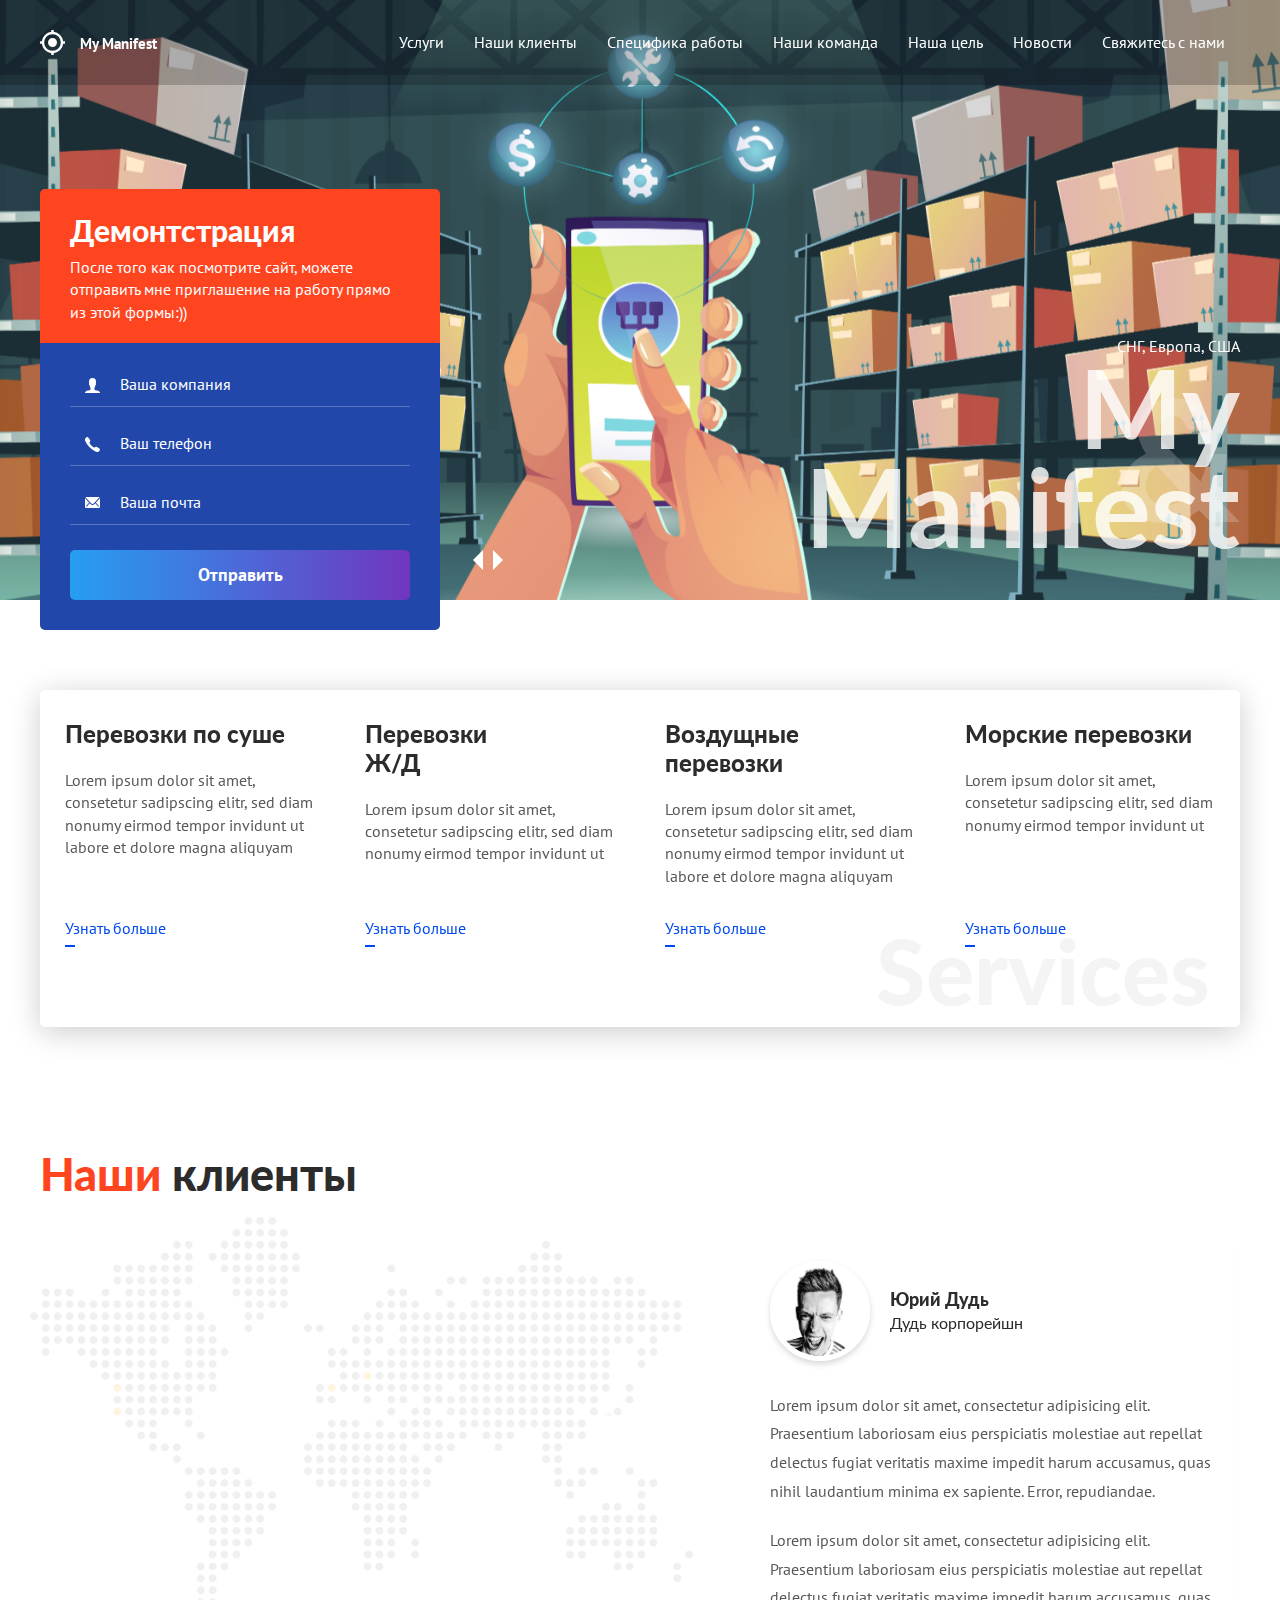
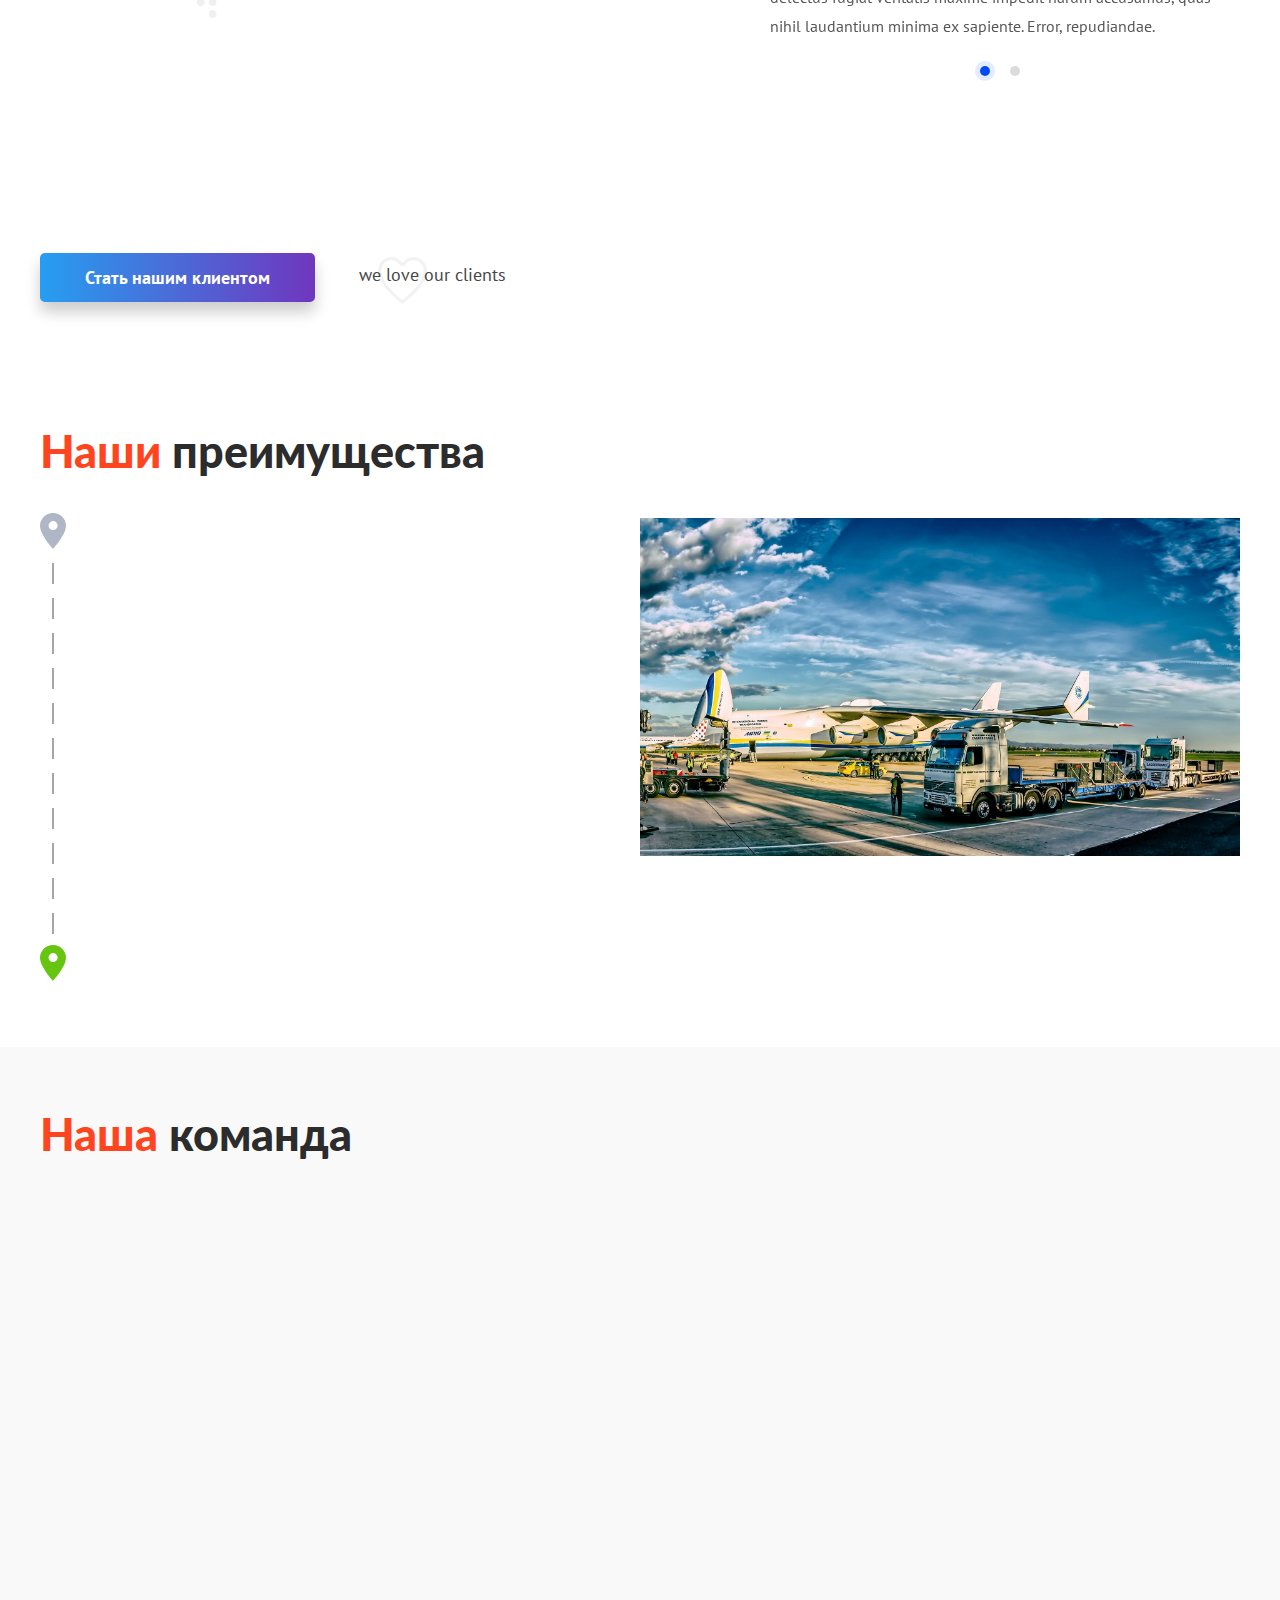
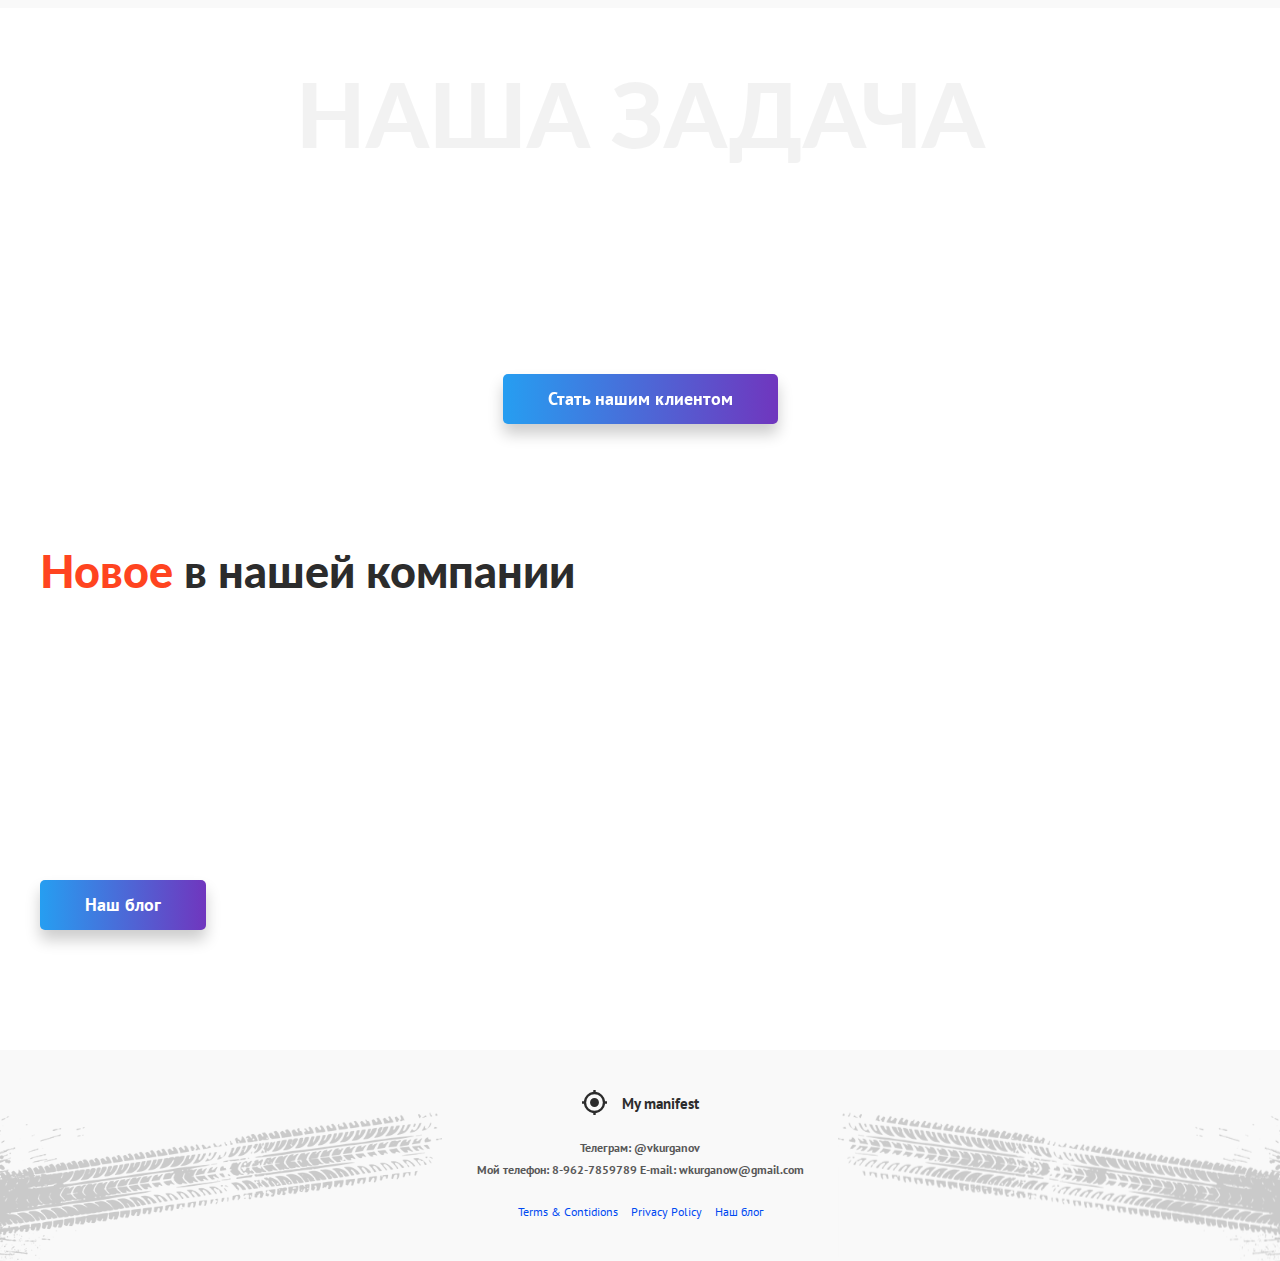
<file: index.html>
<!DOCTYPE html>
<html lang="en">
<head>
    <meta charset="UTF-8">
    <link href="https://fonts.googleapis.com/css?family=Lato:400,700,900|PT+Sans&display=swap&subset=cyrillic" rel="stylesheet">
    <link rel="stylesheet" href="assets/css/slick.css?v=1.0.2">
    <link rel="stylesheet" href="assets/css/aos.css?v=1.0.2">
    <link rel="stylesheet" href="assets/css/style.css?v=1.0.2">
    <meta name="viewport" content="width=device-width, initial-scale=1">

    <link rel="apple-touch-icon" sizes="180x180" href="assets/images/favicons/apple-touch-icon.png">
    <link rel="icon" type="image/png" sizes="32x32" href="assets/images/favicons/favicon-32x32.png">
    <link rel="icon" type="image/png" sizes="16x16" href="assets/images/favicons/favicon-16x16.png">
    <meta name="msapplication-TileColor" content="#004AF2">
    <meta name="theme-color" content="#004AF2">

    <title>My Manifest</title>
</head>
<body>

<div class="page">

    <!-- Header -->
    <header class="header" id="header">
        <div class="container">
            <div class="header__inner">
                <a class="header__logo" href="#" data-scroll="#intro">
                    <img src="assets/images/logo.svg?v=2" alt="CenterLogistic">
                    <span class="header__logo-text">My Manifest</span>
                </a>

                <nav class="nav" id="nav">
                    <a class="nav__link" href="#" data-scroll="#services">Услуги</a>
                    <a class="nav__link" href="#" data-scroll="#clients">Наши клиенты</a>
                    <a class="nav__link" href="#" data-scroll="#benefits">Специфика работы</a>
                    <a class="nav__link" href="#" data-scroll="#team">Наши команда</a>
                    <a class="nav__link" href="#" data-scroll="#mission">Наша цель</a>
                    <a class="nav__link" href="#" data-scroll="#news">Новости</a>
                    <a class="nav__link" href="#" data-modal="#becomeClientModal">Свяжитесь с нами</a>
                </nav>

                <button class="burger" type="button" id="navToggle">
                    <span class="burger__line">1</span>
                    <span class="burger__line">2</span>
                    <span class="burger__line">3</span>
                    <span class="burger__line">4</span>
                </button>
            </div>
        </div>
    </header>


    <!-- Intro -->
    <div class="intro" id="intro">

        <div class="intro__slider" id="introSlider">
            <div class="slider-item">
                <div class="intro__slider-item" style="background-image: url(assets/images/slider/slide-1.jpg)"></div>
            </div>
            <div class="slider-item">
                <img class="intro__slider-photo" src="assets/images/slider/slide-2.jpg" alt="">
            </div>
            <div class="slider-item">
                <div class="intro__slider-item" style="background-image: url(assets/images/slider/slide-3.jpg)"></div>
            </div>
            <div class="slider-item">
                <img class="intro__slider-photo" src="assets/images/slider/slide-4.jpg" alt="">
            </div>
        </div>

        <div class="container">
            <div class="intro__inner">

                <div class="request-form  request-form--intro" data-aos="fade-right">
                    <div class="request-form__header">
                        <h3 class="request-form__title">Демонтстрация</h3>
                        <div class="request-form__text">После того как посмотрите сайт, можете отправить мне приглашение на работу прямо из этой формы:))</div>
                    </div>

                    <div class="request-form__content">
                        <form class="form">

                            <!-- Hidden Required Fields -->
                        <input type="hidden" name="project_name" value="manifest">
                        <input type="hidden" name="admin_email" value="wkurganow@gmail.com">
                        <input type="hidden" name="form_subject" value="С главной страницы">
                        <!-- END Hidden Required Fields -->

                            <div class="form__group">
                                <input class="input  input--user" name="company" type="text" placeholder="Ваша компания">
                            </div>
                            <div class="form__group">
                                <input class="input  input--phone" name="tel" type="tel" placeholder="Ваш телефон">
                            </div>
                            <div class="form__group">
                                <input class="input  input--email" type="email" placeholder="Ваша почта">
                            </div>
                            <button class="btn  btn--block  btn--orange" type="submit">
                                <span>Отправить</span>
                            </button>
                        </form>
                    </div>
                </div><!-- /.request-form -->

                <div class="intro__text" data-aos="fade-left">
                    <div class="intro__countries">СНГ, Европа, США</div>
                    <h1 class="intro__title">
                        <span class="intro__title-amp">&amp;</span>
                        My<br>Manifest
                    </h1>
                </div>

                <div class="intro__slider-arrows">
                    <button class="intro__slider-btn  intro__slider-btn--prev" id="introSliderPrev" type="button">Prev</button>
                    <button class="intro__slider-btn  intro__slider-btn--next" id="introSliderNext" type="button">Next</button>
                </div>
            </div><!-- /.intro__inner -->

        </div><!-- /.container -->
    </div><!-- /.intro -->



    <!-- Services -->
    <section class="section" id="services" data-scrollspy="#services">
        <div class="container">
            <div class="services">
                <h2 class="services__main-title">Services</h2>

                <div class="services__item" data-aos="fade-down">
                    <h4 class="services__title">Перевозки по суше</h4>
                    <div class="services__text">
                        <p>Lorem ipsum dolor sit amet, consetetur sadipscing elitr, sed diam nonumy eirmod tempor invidunt ut labore et dolore magna aliquyam</p>
                    </div>
                    <div class="services__footer">
                        <a class="services__link" href="#">Узнать больше</a>
                    </div>
                </div>

                <div class="services__item" data-aos="fade-down" data-aos-delay="100">
                    <h4 class="services__title">Перевозки<br> Ж/Д</h4>
                    <div class="services__text">
                        <p>Lorem ipsum dolor sit amet, consetetur sadipscing elitr, sed diam nonumy eirmod tempor invidunt ut</p>
                    </div>
                    <div class="services__footer">
                        <a class="services__link" href="#">Узнать больше</a>
                    </div>
                </div>

                <div class="services__item" data-aos="fade-down" data-aos-delay="200">
                    <h4 class="services__title">Воздущные перевозки</h4>
                    <div class="services__text">
                        <p>Lorem ipsum dolor sit amet, consetetur sadipscing elitr, sed diam nonumy eirmod tempor invidunt ut labore et dolore magna aliquyam</p>
                    </div>
                    <div class="services__footer">
                        <a class="services__link" href="#">Узнать больше</a>
                    </div>
                </div>

                <div class="services__item" data-aos="fade-down" data-aos-delay="300">
                    <h4 class="services__title">Морские перевозки</h4>
                    <div class="services__text">
                        <p>Lorem ipsum dolor sit amet, consetetur sadipscing elitr, sed diam nonumy eirmod tempor invidunt ut</p>
                    </div>
                    <div class="services__footer">
                        <a class="services__link" href="#">Узнать больше</a>
                    </div>
                </div>
            </div><!-- /.services -->
        </div><!-- /.container -->
    </section>


    <!-- Clients -->
    <section class="section  section--map" id="clients" data-scrollspy="#clients">
        <div class="container">
            <h2 class="section__title"><span>Наши</span> клиенты</h2>

            <div class="clients">
                <div class="clients__logos">
                    <ul class="clients__list">
                        <li data-aos="fade-right" data-aos-anchor=".clients">
                            <a href="#" target="_blank">
                                <img class="clients__list-logo  img" src="assets/images/clients/atica.svg" alt="">
                            </a>
                        </li>
                        <li data-aos="fade-right" data-aos-delay="50" data-aos-anchor=".clients">
                            <a href="#" target="_blank">
                                <img class="clients__list-logo  img" src="assets/images/clients/hex-lab.svg" alt="">
                            </a>
                        </li>
                        <li data-aos="fade-right" data-aos-delay="100" data-aos-anchor=".clients">
                            <a href="#" target="_blank">
                                <img class="clients__list-logo  img" src="assets/images/clients/amara.svg" alt="">
                            </a>
                        </li>
                        <li data-aos="fade-right" data-aos-delay="150" data-aos-anchor=".clients">
                            <a href="#" target="_blank">
                                <img class="clients__list-logo  img" src="assets/images/clients/muzica-2.svg" alt="">
                            </a>
                        </li>
                        <li data-aos="fade-right" data-aos-delay="200" data-aos-anchor=".clients">
                            <a href="#" target="_blank">
                                <img class="clients__list-logo  img" src="assets/images/clients/solaytic.svg" alt="">
                            </a>
                        </li>
                        <li data-aos="fade-right" data-aos-delay="250" data-aos-anchor=".clients">
                            <a href="#" target="_blank">
                                <img class="clients__list-logo  img" src="assets/images/clients/hexa.svg" alt="">
                            </a>
                        </li>
                        <li data-aos="fade-right" data-aos-delay="300" data-aos-anchor=".clients">
                            <a href="#" target="_blank">
                                <img class="clients__list-logo  img" src="assets/images/clients/utosia-2.svg" alt="">
                            </a>
                        </li>
                        <li data-aos="fade-right" data-aos-delay="350" data-aos-anchor=".clients">
                            <a href="#" target="_blank">
                                <img class="clients__list-logo  img" src="assets/images/clients/fox-hub.svg" alt="">
                            </a>
                        </li>
                    </ul>
                </div><!-- /.clients__logos -->

                <div class="clients__reviews">
                    <div class="reviews" id="reviewsSlider">
                        <div class="reviews__item">
                            <div class="reviews__header">
                                <img class="reviews__photo" src="assets/images/dud.jpg" alt="">
                                <div class="reviews__header-content">
                                    <div class="reviews__name">Юрий Дудь</div>
                                    <div class="reviews__company">Дудь корпорейшн</div>
                                </div>
                            </div>
                            <div class="reviews__content">
                                <p>Lorem ipsum dolor sit amet, consectetur adipisicing elit. Praesentium laboriosam eius perspiciatis molestiae aut repellat delectus fugiat veritatis maxime impedit harum accusamus, quas nihil laudantium minima ex sapiente. Error, repudiandae.</p>
                                <p>Lorem ipsum dolor sit amet, consectetur adipisicing elit. Praesentium laboriosam eius perspiciatis molestiae aut repellat delectus fugiat veritatis maxime impedit harum accusamus, quas nihil laudantium minima ex sapiente. Error, repudiandae.</p>
                            </div>
                        </div>

                        <div class="reviews__item">
                            <div class="reviews__header">
                                <img class="reviews__photo" src="assets/images/4eff.jpg" alt="">
                                <div class="reviews__header-content">
                                    <div class="reviews__name">Дмитрий Пучков</div>
                                    <div class="reviews__company">Тупичок продакшн</div>
                                </div>
                            </div>
                            <div class="reviews__content">
                                <p>Lorem ipsum dolor sit amet, consectetur adipisicing elit. Praesentium laboriosam eius perspiciatis molestiae aut repellat delectus fugiat veritatis maxime impedit harum accusamus, quas nihil laudantium minima ex sapiente. Error, repudiandae.</p>
                                <p>Lorem ipsum dolor sit amet, consectetur adipisicing elit. Praesentium laboriosam eius perspiciatis molestiae aut repellat delectus fugiat veritatis maxime impedit harum accusamus, quas nihil laudantium minima ex sapiente. Error, repudiandae.</p>
                            </div>
                        </div>
                    </div><!-- /.reviews -->
                </div><!-- /.clients__reviews -->
            </div><!-- /.clients -->

            <button class="btn  btn--orange  btn--shadow" type="button" data-modal="#becomeClientModal">
                <span>Стать нашим клиентом</span>
            </button>
            <span class="clients-love">we love our clients</span>
        </div><!-- /.container -->
    </section>



    <!-- Benefits -->
    <section class="section" id="benefits" data-scrollspy="#benefits">
        <div class="container">
            <h2 class="section__title"><span>Наши</span> преимущества</h2>
            <div class="benefits">
                <div class="benefits__col">
                    <ul class="benefits-list">
                        <li class="benefits-list__item" data-aos="fade-down" data-aos-anchor=".benefits">
                            <h4 class="benefits-list__title">Безопасность</h4>
                            <div class="benefits-list__text">
                                <p>Lorem ipsum dolor sit amet, consetetur sadipscing elitr, sed diam nonumy eirmod</p>
                            </div>
                        </li>

                        <li class="benefits-list__item" data-aos="fade-down" data-aos-delay="200" data-aos-anchor=".benefits">
                            <h4 class="benefits-list__title">Высококлассные специалисты</h4>
                            <div class="benefits-list__text">
                                <p>Lorem ipsum dolor sit amet, consetetur sadipscing elitr, sed diam nonumy eirmod</p>
                            </div>
                        </li>

                        <li class="benefits-list__item" data-aos="fade-down" data-aos-delay="400" data-aos-anchor=".benefits">
                            <h4 class="benefits-list__title">Круглосуточная поддержка 24/7</h4>
                            <div class="benefits-list__text">
                                <p>Lorem ipsum dolor sit amet, consetetur sadipscing elitr, sed diam nonumy eirmod</p>
                            </div>
                        </li>

                        <li class="benefits-list__item" data-aos="fade-down" data-aos-delay="600" data-aos-anchor=".benefits">
                            <h4 class="benefits-list__title">Индивидуальный подход</h4>
                            <div class="benefits-list__text">
                                <p>Lorem ipsum dolor sit amet, consetetur sadipscing elitr, sed diam nonumy eirmod</p>
                            </div>
                        </li>
                    </ul>
                </div><!-- /.benefits__col -->

                <div class="benefits__col">
                    <img class="img" src="assets/images/benefits-photo.jpg" alt="">
                </div>
            </div><!-- /.benefits -->
        </div><!-- /.container -->
    </section>



    <!-- Team -->
    <section class="section  section--gray" id="team" data-scrollspy="#team">
        <div class="container">
            <h2 class="section__title"><span>Наша</span> команда</h2>

            <div class="team">
                <div class="team__col">
                    <div class="team__item" data-aos="fade-in">
                        <div class="img-box">
                            <img class="team__photo  img" src="assets/images/team/team-1.jpg" alt="">
                        </div>
                        <div class="team__name">Алексанров Павел</div>
                        <div class="team__prof">Менеджер по логистике</div>
                        <ul class="team__contacts">
                            <li>
                                <img class="team__contacts-icon" src="assets/images/mail-black-icon.svg" alt="">
                                <a href="mailto:john@centerlogistic.com">example@yandex.ru</a>
                            </li>
                            <li>
                                <img class="team__contacts-icon" src="assets/images/phone-black-icon.svg" alt="">
                                <a href="tel:+987412512543">+9565652543</a>
                            </li>
                        </ul>
                    </div>
                </div>

                <div class="team__col">
                    <div class="team__item" data-aos="fade-in" data-aos-delay="100">
                        <div class="img-box">
                            <img class="team__photo img" src="assets/images/team/team-2.jpg" alt="">
                        </div>
                        <div class="team__name">Спицын Александр</div>
                        <div class="team__prof">Системный администратор</div>
                        <ul class="team__contacts">
                            <li>
                                    <img class="team__contacts-icon" src="assets/images/mail-black-icon.svg" alt="">

                                <a href="mailto:daniel@centerlogistic.com">example@yandex.ru</a>
                            </li>
                            <li>
                                <img class="team__contacts-icon" src="assets/images/phone-black-icon.svg" alt="">
                                <a href="tel:+987423252253">+34545423252253</a>
                            </li>
                        </ul>
                    </div>
                </div>

                <div class="team__col">
                    <div class="team__item" data-aos="fade-in" data-aos-delay="200">
                        <div class="img-box">
                        <img class="team__photo  img" src="assets/images/team/team-3.jpg" alt="">
                    </div>
                        <div class="team__name">Истомина Анастасия</div>
                        <div class="team__prof">Менеджер продаж</div>
                        <ul class="team__contacts">
                            <li>
                                <img class="team__contacts-icon" src="assets/images/mail-black-icon.svg" alt="">
                                <a href="mailto:anna@centerlogistic.com">example@yandex.ru</a>
                            </li>
                            <li>
                                <img class="team__contacts-icon" src="assets/images/phone-black-icon.svg" alt="">
                                <a href="tel:+98735353456">+9854553456</a>
                            </li>
                        </ul>
                    </div>
                </div>
            </div><!-- /.team -->
        </div><!-- /.container -->
    </section>




    <!-- Mission -->
    <section class="section" id="mission" data-scrollspy="#mission">
        <div class="container">
            <h2 class="mission-title">Наша задача</h2>
            <div class="mission" data-aos="fade-up" data-aos-duration="1250">
                <h3 class="mission__title">Предоставить нашим клиентам услуги мирового стандарта</h3>
                <h4 class="mission__subtitle">С нами  ваш груз в безопасности</h4>
            </div>

            <div class="text-center">
                <button class="btn  btn--orange  btn--shadow" type="button" data-modal="#becomeClientModal">
                    <span>Стать нашим клиентом</span>
                </button>
            </div>
        </div>
    </section>



    <!-- News -->
    <section class="section  section--last" id="news" data-scrollspy="#news">
        <div class="container">
            <h2 class="section__title"><span>Новое</span> в нашей компании</h2>

            <div class="articles">
                <article class="articles__item" data-aos="fade-in">
                    <h4 class="articles__title">
                        <a href="#">Заголовок</a>
                    </h4>
                    <div class="articles__text">Lorem ipsum dolor sit amet, consetetur sadipscing elitr, sed diam nonumy eirmod tempor invidunt ut labore et dolore magna aliquyam erat, sed diam voluptua. At vero eos et accusam et justo duo dolores et ea rebum. Stet clita kasd gubergren, no sea takimata sanctus est Lorem ipsum dolor sit amet.</div>
                    <time class="articles__date" datetime="2019-02-14 19:00">21 Октября, 2021</time>
                </article>

                <article class="articles__item" data-aos="fade-in">
                    <h4 class="articles__title">
                        <a href="#">Заголовок</a>
                    </h4>
                    <div class="articles__text">Lorem ipsum dolor sit amet, consetetur sadipscing elitr, sed diam nonumy eirmod tempor invidunt ut labore et dolore magna aliquyam erat, sed diam voluptua. At vero eos et accusam et justo duo dolores et ea rebum. Stet clita kasd gubergren, no sea takimata sanctus est Lorem ipsum dolor sit amet.</div>
                    <time class="articles__date" datetime="2019-02-14 19:00">31 Июля, 2021</time>
                </article>
            </div><!-- /.articles -->

            <a class="btn  btn--orange  btn--shadow" href="blog.html">
                <span>Наш блог</span>
            </a>
        </div><!-- /.container -->
    </section>



    <!-- Footer -->
    <footer class="footer">
        <div class="container">
            <a class="header__logo  header__logo--black" href="#" data-scroll="#intro">
                <img src="assets/images/logo-black.svg?v=2" alt="CenterLogistic">
                <span class="header__logo-text">My manifest</span>
            </a>
            <address class="footer__contacts">
                <p>Телеграм: @vkurganov</p>
                <p>
                Мой телефон: <a href="tel:+9948373123">8-962-7859789</a>
                E-mail: <a href="mailto:wkurganow@gmail.com">wkurganow@gmail.com</a>
                </p>
            </address>

            <nav class="footer__nav">
                <a href="text.html">Terms &amp; Contidions</a>
                <a href="text2.html">Privacy Policy</a>
                <a href="blog.html">Наш блог</a>
            </nav>
        </div>
    </footer>

</div>


<!-- Modals -->
<div class="modal" id="becomeClientModal">
    <div class="modal__inner">
        <div class="modal__content">
            <div class="modal__header">
                <h4 class="modal__title">Хочу работать в вашей компании
    </h4>
                <div class="modal__text">
                    <p>Можем начать сотрудничество прямо из этой формы. Напишите мне.</p>
                </div>
            </div>

            <form class="form">
                   <!-- Hidden Required Fields -->
                   <input type="hidden" name="project_name" value="manifest">
                   <input type="hidden" name="admin_email" value="wkurganow@gmail.com">
                   <input type="hidden" name="form_subject" value="Из модалки">
                   <!-- END Hidden Required Fields -->
                <div class="form__group">
                    <input class="input  input--dark  input--user" name="company" type="text" placeholder="Название компании">
                </div>
                <div class="form__group">
                    <input class="input  input--dark  input--phone" name="tel" type="tel" placeholder="Телефон">
                </div>
                <div class="form__group">
                    <input class="input  input--dark  input--email" name="email" type="email" placeholder="Почтовый ящик">
                </div>
                <button class="btn  btn--block  btn--orange" type="submit">
                    <span>Отправить</span>
                </button>
            </form>

            <div class="modal__footer">
                <h4 class="modal__footer-title">Мои контакты</h4>
                <address class="modal__contacts">
                    <p>Телеграм: @vkurganov</p>
                    <p>Phone: <a href="tel:+89627859789">8-962-7859789</a></p>
                    <p>E-mail: <a href="mailto:hello@centerlogistic.com">wkurganow@gmail.com</a></p>
                </address>
            </div>

            <button class="modal__close" type="button" data-modal-close>
                <img src="assets/images/close.svg" alt="Close">
            </button>
        </div><!-- /.modal__content -->
    </div><!-- /.modal__inner -->
</div><!-- /.modal -->


<div class="modal" id="thanksModal">
    <div class="modal__inner">
        <div class="modal__header">
            <img class="modal__icon" src="assets/images/tick.svg" alt="">
            <h4 class="modal__title">Thanks for your request</h4>
            <div class="modal__text">
                <p>We call you back as soon as possible!</p>
            </div>
        </div>

        <div class="modal__footer">
            <h4 class="modal__footer-title">Мои контакты</h4>
            <address class="modal__contacts">
                <p>Телеграм: @vkurganov</p>
                <p>Phone: <a href="tel:+9948373123">8-962-7859789</a></p>
                <p>E-mail: <a href="mailto:hello@centerlogistic.com">wkurganow@gmail.com</a></p>
            </address>
        </div>

        <button class="modal__close" type="button">
            <img src="assets/images/close.svg" alt="Close">
        </button>
    </div><!-- /.modal__inner -->
</div><!-- /.modal -->


<!-- Javascript -->
<script src="assets/js/jquery-3.4.1.min.js"></script>
<script src="assets/js/slick.min.js"></script>
<script src="assets/js/aos.js"></script>
<script src="assets/js/app.js?v=1.0.1"></script>
<script src="assets/js/form.js"></script>


</body>
</html>
</file>
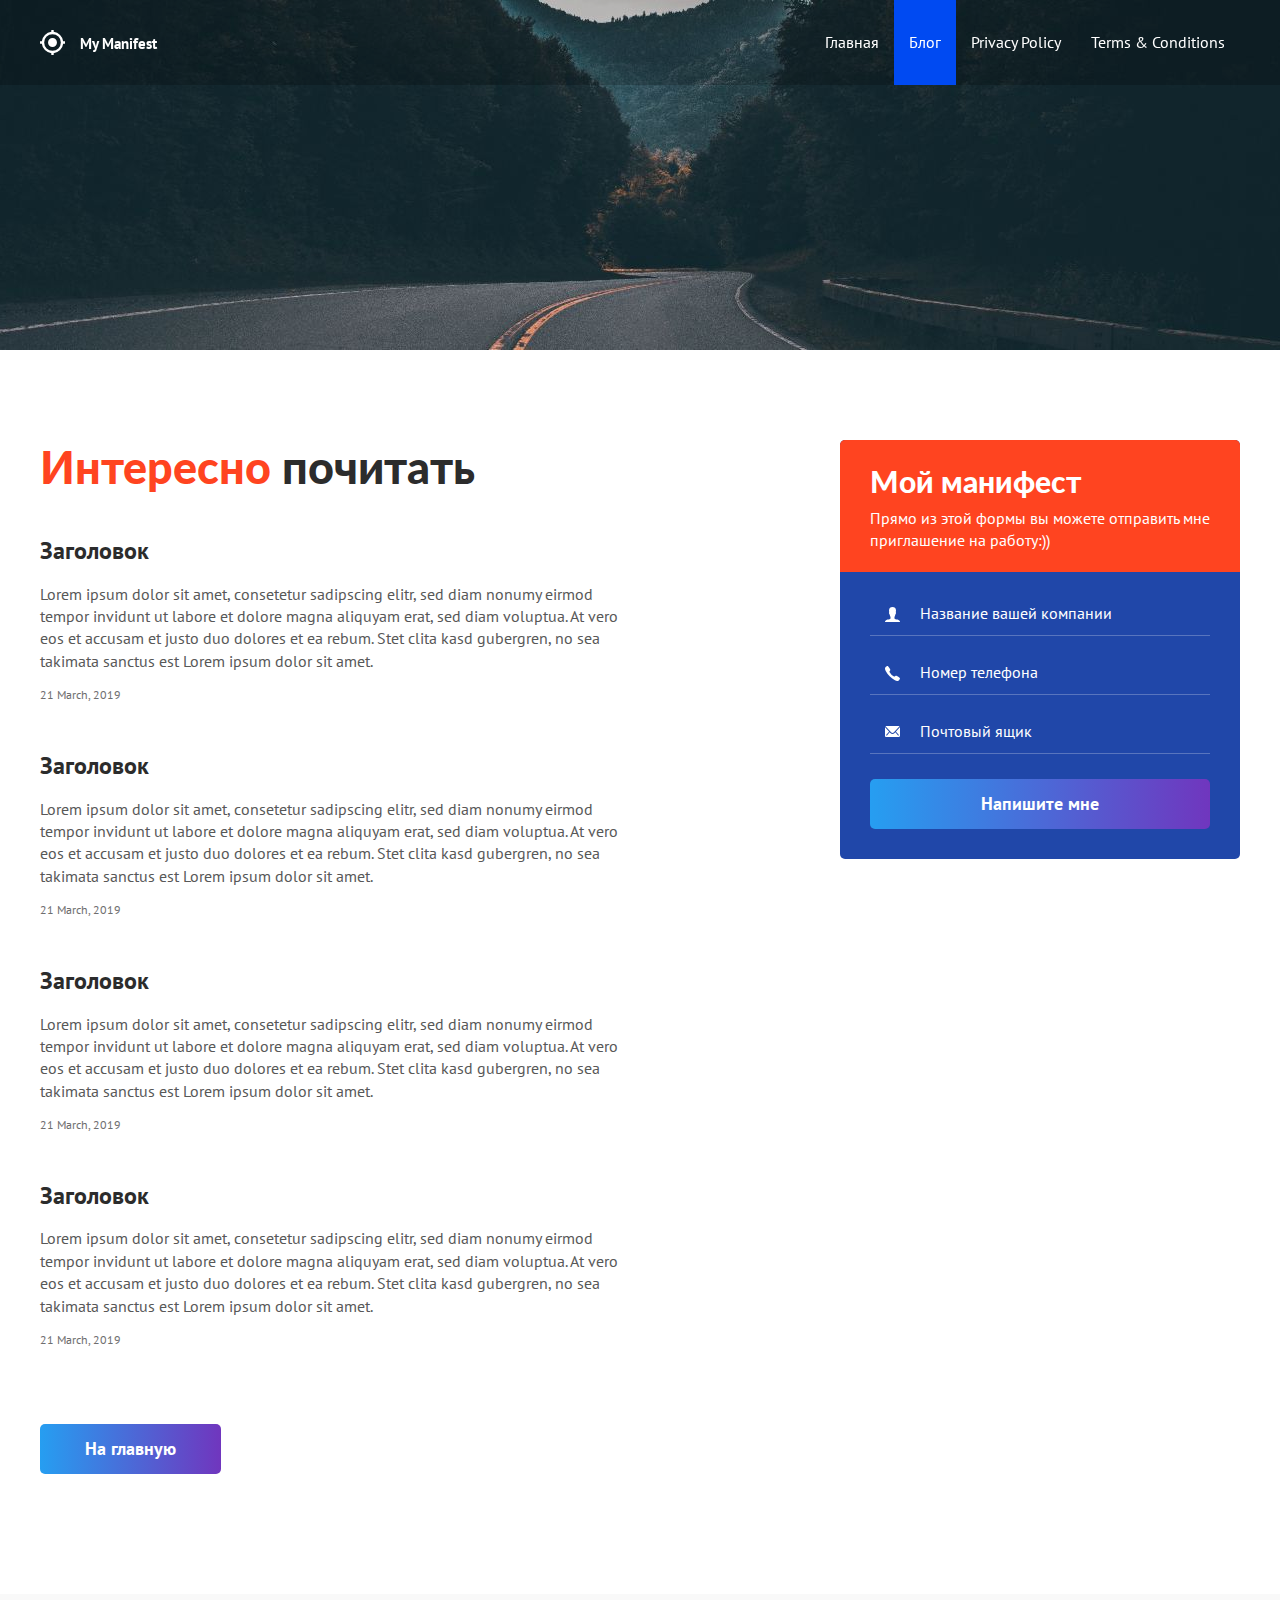
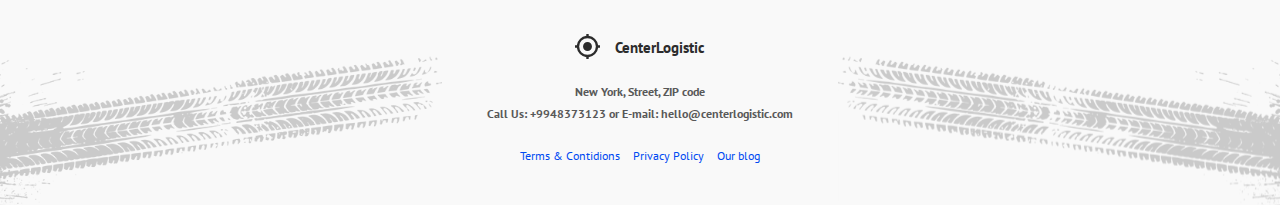
<file: blog.html>
<!DOCTYPE html>
<html lang="en">
<head>
    <meta charset="UTF-8">
    <link href="https://fonts.googleapis.com/css?family=Lato:400,700,900|PT+Sans&display=swap&subset=cyrillic" rel="stylesheet">
    <link rel="stylesheet" href="assets/css/slick.css?v=1.0.2">
    <link rel="stylesheet" href="assets/css/aos.css?v=1.0.2">
    <link rel="stylesheet" href="assets/css/style.css?v=1.0.2">
    <meta name="viewport" content="width=device-width, initial-scale=1">

    <link rel="apple-touch-icon" sizes="180x180" href="assets/images/favicons/apple-touch-icon.png">
    <link rel="icon" type="image/png" sizes="32x32" href="assets/images/favicons/favicon-32x32.png">
    <link rel="icon" type="image/png" sizes="16x16" href="assets/images/favicons/favicon-16x16.png">
    <link rel="manifest" href="assets/images/favicons/manifest.json">
    <link rel="mask-icon" href="assets/images/favicons/safari-pinned-tab.svg" color="#004AF2">
    <meta name="msapplication-TileColor" content="#004AF2">
    <meta name="theme-color" content="#004AF2">

    <title>CenterLogistic</title>
</head>
<body>

<div class="page">

    <!-- Header -->
    <header class="header" id="header">
        <div class="container">
            <div class="header__inner">
                <a class="header__logo" href="#" data-scroll="#intro">
                    <img src="assets/images/logo.svg?v=2" alt="CenterLogistic">
                    <span class="header__logo-text">My Manifest</span>
                </a>

                <nav class="nav" id="nav">
                    <a class="nav__link" href="index.html">Главная</a>
                    <a class="nav__link  active" href="blog.html">Блог</a>
                    <a class="nav__link" href="text.html">Privacy Policy</a>
                    <a class="nav__link" href="text2.html">Terms &amp; Conditions</a>
                </nav>

                <button class="burger" type="button" id="navToggle">
                    <img class="burger__icon" src="assets/images/burger.svg" alt="">
                </button>
            </div>
        </div>
    </header>



    <!-- Intro -->
    <div class="intro  intro--blog" id="intro"></div>


    <!-- Main -->
    <div class="section  section--last">
        <div class="container">
            <main class="main">
                <div class="main__col  main__col--left">
                    <h1 class="section__title"><span>Интересно</span> почитать</h1>

                    <div class="articles  articles--column">
                        <article class="articles__item">
                            <h4 class="articles__title">
                                <a href="#">Заголовок</a>
                            </h4>
                            <div class="articles__text">Lorem ipsum dolor sit amet, consetetur sadipscing elitr, sed diam nonumy eirmod tempor invidunt ut labore et dolore magna aliquyam erat, sed diam voluptua. At vero eos et accusam et justo duo dolores et ea rebum. Stet clita kasd gubergren, no sea takimata sanctus est Lorem ipsum dolor sit amet.</div>
                            <time class="articles__date" datetime="2019-02-14 19:00">21 March, 2019</time>
                        </article>

                        <article class="articles__item">
                            <h4 class="articles__title">
                                <a href="#">Заголовок</a>
                            </h4>
                            <div class="articles__text">Lorem ipsum dolor sit amet, consetetur sadipscing elitr, sed diam nonumy eirmod tempor invidunt ut labore et dolore magna aliquyam erat, sed diam voluptua. At vero eos et accusam et justo duo dolores et ea rebum. Stet clita kasd gubergren, no sea takimata sanctus est Lorem ipsum dolor sit amet.</div>
                            <time class="articles__date" datetime="2019-02-14 19:00">21 March, 2019</time>
                        </article>

                        <article class="articles__item">
                            <h4 class="articles__title">
                                <a href="#">Заголовок</a>
                            </h4>
                            <div class="articles__text">Lorem ipsum dolor sit amet, consetetur sadipscing elitr, sed diam nonumy eirmod tempor invidunt ut labore et dolore magna aliquyam erat, sed diam voluptua. At vero eos et accusam et justo duo dolores et ea rebum. Stet clita kasd gubergren, no sea takimata sanctus est Lorem ipsum dolor sit amet.</div>
                            <time class="articles__date" datetime="2019-02-14 19:00">21 March, 2019</time>
                        </article>

                        <article class="articles__item">
                            <h4 class="articles__title">
                                <a href="#">Заголовок</a>
                            </h4>
                            <div class="articles__text">Lorem ipsum dolor sit amet, consetetur sadipscing elitr, sed diam nonumy eirmod tempor invidunt ut labore et dolore magna aliquyam erat, sed diam voluptua. At vero eos et accusam et justo duo dolores et ea rebum. Stet clita kasd gubergren, no sea takimata sanctus est Lorem ipsum dolor sit amet.</div>
                            <time class="articles__date" datetime="2019-02-14 19:00">21 March, 2019</time>
                        </article>
                    </div><!-- /.articles -->

                    <a class="btn  btn--orange" href="index.html">
                        <span>На главную</span>
                    </a>
                </div>

                <div class="main__col  main__col--right">
                    <div class="request-form  request-form--right">
                        <div class="request-form__header">
                            <h3 class="request-form__title">Мой манифест</h3>
                            <div class="request-form__text">Прямо из этой формы вы можете отправить мне приглашение на работу:))</div>
                        </div>

                        <div class="request-form__content">
                            <form class="form" action="/" method="post">
                                <div class="form__group">
                                    <input class="input  input--user" type="text" placeholder="Название вашей компании">
                                </div>
                                <div class="form__group">
                                    <input class="input  input--phone" type="tel" placeholder="Номер телефона">
                                </div>
                                <div class="form__group">
                                    <input class="input  input--email" type="email" placeholder="Почтовый ящик">
                                </div>
                                <button class="btn  btn--block  btn--orange" type="submit">
                                    <span>Напишите мне</span>
                                </button>
                            </form>
                        </div>
                    </div><!-- /.request-form -->
                </div>
            </main>
        </div><!-- /.container -->
    </div><!-- /.section -->


    <!-- Footer -->
    <footer class="footer">
        <div class="container">
            <a class="header__logo  header__logo--black" href="#" data-scroll="#intro">
                <img src="assets/images/logo-black.svg?v=2" alt="CenterLogistic">
                <span class="header__logo-text">CenterLogistic</span>
            </a>
            <address class="footer__contacts">
                <p>New York, Street, ZIP code</p>
                <p>
                Call Us: <a href="tel:+9948373123">+9948373123</a> or
                E-mail: <a href="mailto:hello@centerlogistic.com">hello@centerlogistic.com</a>
                </p>
            </address>

            <nav class="footer__nav">
                <a href="text.html">Terms &amp; Contidions</a>
                <a href="text2.html">Privacy Policy</a>
                <a href="blog.html">Our blog</a>
            </nav>
        </div>
    </footer>

</div>



<!-- Javascript -->
<script src="assets/js/jquery-3.4.1.min.js"></script>
<script src="assets/js/slick.min.js"></script>
<script src="assets/js/aos.js"></script>
<script src="assets/js/app.js"></script>


</body>
</html>
</file>
<file: assets/css/style.css>
body {
    margin: 0;

    background-color: #fff;

    font-family: 'PT Sans', sans-serif;
    font-size: 16px;
    line-height: 1.4;
    color: #585858;
    -webkit-font-smoothing: antialiased;
    -moz-osx-font-smoothing: grayscale;
}

body.no-scroll,
body.show-nav {
    overflow: hidden;
}

*,
*:before,
*:after {
    box-sizing: border-box;
}

h1, h2, h3, h4, h5, h6 {
    margin: 0;
}

p {
    margin: 0 0 10px;
}

ul, ol {
    margin: 0;
    padding: 0;
    list-style: none;
}

.img {
    display: block;
    max-width: 100%;
    height: auto;
}
.text-center {
    text-align: center;
}

/* Container */
.container {
    width: 100%;
    max-width: 1230px;
    margin: 0 auto;
    padding: 0 15px;
}


/* Page */
.page {
    display: flex;
    flex-direction: column;
    min-height: 100vh;
    overflow: hidden;
}


/* Header */
.header {
    width: 100%;

    background-color: rgba(0, 0, 0, 0.2);

    position: fixed;
    top: 0;
    left: 0;
    right: 0;
    z-index: 1000;

    transition: background .2s linear;
}

.header--dark,
body.show-nav .header {
    background-color: rgba(0, 0, 0, 0.9);
}

.header__inner {
    display: flex;
    justify-content: space-between;
    align-items: center;
    height: 85px;
}

.header__logo {
    text-decoration: none;
    color: #fff;
}

.header__logo--black {
    color: #2C2C2C;
}

.header__logo img {
    display: inline-block;
    vertical-align: middle;
}

.header__logo-text {
    font-size: 15px;
    font-weight: 700;

    margin-left: 11px;
    position: relative;
    top: 2px;
}


/* Nav */

.nav {
    display: flex;
    height: 100%;
    font-size: 16px;
}

.nav__link {
    display: flex;
    align-items: center;
    padding: 0 15px;

    color: #fff;
    text-decoration: none;

    transition: background .2s linear;
}

.nav__link:not(.active):hover {
    text-decoration: underline;
}

.nav__link.active {
    background-color: #004AF2;
}



/* Burger */

.burger {
    width: 30px;
    height: 23px;
    position: relative;
    padding: 0;
    background: none;
    border: 0;

    font-size: 0;
    color: transparent;

    display: none;
}

.burger:focus {
    outline: none;
}

.burger__line {
    display: block;
    width: 30px;
    height: 2px;
    margin: 3px 0;

    background-color: #fff;

    transition: transform .2s ease-out;
}

.burger__line:nth-child(1) {
    width: 20px;
    margin-left: auto;
}

.burger__line:nth-child(1),
.burger__line:nth-child(3) {
    transform-origin: right;
    transition: width .2s ease-out;
}

.burger.active .burger__line:nth-child(1),
.burger.active .burger__line:nth-child(3) {
    width: 0;
}

.burger.active .burger__line:nth-child(2),
.burger.active .burger__line:nth-child(4) {
    position: absolute;
    left: 0;
    top: 50%;

    transform-origin: center;
}

.burger.active .burger__line:nth-child(2) {
    transform: rotate(45deg);
}

.burger.active .burger__line:nth-child(4) {
    transform: rotate(-45deg);
}


/* Intro */

.intro {
    margin-bottom: 30px;
    position: relative;
}

.intro--blog {
    height: 350px;
    background: #000 url("../images/blog-bg.jpg") no-repeat center;
    background-size: cover;
}

.intro--text {
    height: 350px;
    background: #000 url("../images/text-bg.jpg") no-repeat center;
    background-size: cover;
}

.intro__slider {
    width: 100%;
    height: 100%;
    overflow: hidden;

    background: #04222a url("../images/slider/slide-1.jpg") no-repeat center;
    background-size: cover;

    position: absolute;
    top: 0;
    left: 0;
    z-index: 1;
}

.intro__slider .slider-item {
    display: none;
}

.intro__slider.slick-initialized {
    background: #04222a;
}

.intro__slider.slick-initialized .slider-item {
    display: block;
}

.intro__slider .slick-list,
.intro__slider .slick-track {
    height: 100%;
}

.intro__slider-item {
    width: 100%;
    height: 100%;

    background-position: center;
    background-repeat: no-repeat;
    background-size: cover;
}

.intro__slider-photo {
    display: block;
    width: 100%;
    height: 100%;
    object-fit: cover;
    object-position: center;
}

.intro__slider-arrows {
    position: absolute;
    bottom: 30px;
    left: 430px;
}

.intro__slider-btn {
    width: 0;
    height: 0;
    padding: 0;
    margin: 0 3px;

    font-size: 0;
    color: transparent;
    cursor: pointer;

    background: none;
}

.intro__slider-btn:focus {
    outline: none;
}

.intro__slider-btn--prev {
    border-style: solid;
    border-width: 10px 10px 10px 0;
    border-color: transparent #fff transparent transparent;
}

.intro__slider-btn--next {
    border-style: solid;
    border-width: 10px 0 10px 10px;
    border-color: transparent transparent transparent #fff;
}

.intro__inner {
    height: 600px;
    display: flex;
    align-items: flex-end;
    justify-content: space-between;
    position: relative;
    z-index: 2;
}

.intro__text {
    margin-bottom: 45px;
    text-align: right;
}

.intro__countries {
    font-size: 16px;
    color: #fff;
}

.intro__title {
    position: relative;

    font-family: 'Lato', sans-serif;
    font-size: 110px;
    line-height: 0.9;
    color: rgba(255, 255, 255, 0.8);
    font-weight: 700;
}

.intro__title-amp {
    font-size: 170px;
    line-height: 1;
    font-weight: 900;
    color: rgba(255, 255, 255, 0.2);

    position: absolute;
    right: 0;
    top: 50%;

    transform: translateY(-50%);
}


/* Request form */
.request-form {
    width: 100%;
    max-width: 400px;
    overflow: hidden;

    background-color: #2047a9;
    border-radius: 5px;
}

.request-form--intro {
    position: relative;
    bottom: -30px;
}

.request-form--right {
    margin-left: auto;
}

.request-form__header {
    padding: 20px 30px;

    background-color: #FF4420;
}

.request-form__title {
    margin-bottom: 5px;

    font-family: 'Lato', sans-serif;
    font-size: 30px;
    font-weight: 900;
    color: #fff;
}

.request-form__text {
    font-size: 16px;
    color: #fff;
}

.request-form__content {
    padding: 30px;
}



/* Form */

.form__group {
    margin-bottom: 25px;
}

.input {
    display: block;
    width: 100%;
    padding-bottom: 12px;
    padding-left: 50px;

    background: none;
    border: none;
    border-bottom: 1px solid rgba(255, 255, 255, 0.25);
    border-radius: 0;
    appearance: none;
    box-shadow: none;

    font-family: 'PT Sans', sans-serif;
    font-size: 16px;
    color: #fff;

    transition: border-color .1s linear;
}

.input::placeholder {
    color: #fff;
}

.input:focus {
    outline: none;
    border-bottom-color: #fff;
}

.input--user {
    background: url("../images/user-icon.svg") left 15px top 5px no-repeat;
}

.input--phone {
    background: url("../images/phone-icon.svg") left 15px top 5px no-repeat;
}

.input--email {
    background: url("../images/mail-icon.svg") left 15px top 6px no-repeat;
}

.input--dark {
    color: #2C2C2C;
    border-bottom-color: #E8E8E8;
}

.input--dark::placeholder {
    color: #2C2C2C;
}

.input--dark:focus {
    border-bottom-color: #000;
}

.input--dark.input--user {
    background-image: url("../images/user-black-icon.svg");
}

.input--dark.input--email {
    background-image: url("../images/mail-black-icon.svg");
}

.input--dark.input--phone {
    background-image: url("../images/phone-black-icon.svg");
}


/* Btn */

.btn {
    display: inline-block;
    vertical-align: middle;
    padding: 15px 45px;
    position: relative;
    overflow: hidden;

    font-family: 'PT Sans', sans-serif;
    font-size: 18px;
    line-height: 1.1;
    color: #fff;
    font-weight: 700;
    text-align: center;
    cursor: pointer;
    text-decoration: none;

    background: #333;
    border: 0;
    border-radius: 5px;

    transition: background .2s linear;
}

.btn:before {
    content: "";
    display: block;
    width: 100%;
    height: 100%;

    background-color: #000;
    opacity: 0;

    position: absolute;
    top: 0;
    left: 0;
    z-index: 1;

    transition: opacity .1s linear;
}

.btn span {
    position: relative;
    z-index: 2;
}

.btn:hover:before {
    opacity: .15;
}

.btn--block {
    display: block;
    width: 100%;
}

.btn--orange {
    background-image: linear-gradient(to right, #269EF1, #7036BE);
}

.btn--shadow {
    box-shadow: 0 10px 15px rgba(0, 0, 0, .2);
}



/* Section */

.section {
    padding: 60px 0;
}

.section--map {
    background: url("../images/map.svg") no-repeat left 30px top 130px;
}

.section--gray {
    background-color: #F9F9F9;
}

.section--last {
    margin-bottom: 60px;
}

.section__title {
    margin-bottom: 40px;

    font-family: 'Lato', sans-serif;
    font-size: 45px;
    line-height: 1.2;
    color: #2C2C2C;
    font-weight: 900;
}

.section__title span {
    color: #FF4420;
}


/* Services */

.services {
    display: flex;
    flex-wrap: wrap;
    padding: 30px 0 50px;
    position: relative;

    background-color: #fff;
    border-radius: 5px;
    box-shadow: 0 5px 30px rgba(0, 0, 0, .2);
}

.services__main-title {
    font-family: 'Lato', sans-serif;
    font-size: 90px;
    line-height: 1;
    color: rgba(44, 44, 44, .05);
    font-weight: 900;

    position: absolute;
    bottom: 12px;
    right: 30px;
    z-index: 1;
}

.services__item {
    display: flex;
    flex-direction: column;
    width: 25%;
    padding: 0 25px;
    margin-bottom: 30px;
    position: relative;
    z-index: 2;
}

.services__title {
    margin-bottom: 20px;

    font-family: 'Lato', sans-serif;
    font-size: 24px;
    line-height: 1.2;
    color: #2C2C2C;
    font-weight: 900;
}

.services__text {
    margin-bottom: 20px;

    font-size: 16px;
    color: #585858;
}

.services__footer {
    margin-top: auto;
}

.services__link {
    display: inline-block;
    font-size: 16px;
    color: #004AF2;
    text-decoration: none;

    transition: color .1s linear;
}

.services__link:after {
    content: "";
    display: block;
    width: 10px;
    height: 2px;
    margin-top: 5px;

    background-color: #004AF2;

    transition: width .1s linear;
}

.services__link:hover {
    color: #FF3E2F;
}

.services__link:hover:after {
    width: 100%;
    background-color: #FF3E2F;
}



/* Clients */

.clients {
    display: flex;
    margin-bottom: 60px;
}

.clients__logos {
    width: 60%;
}

.clients__reviews {
    width: 40%;
}

.clients__list {
    display: flex;
    flex-wrap: wrap;
    align-items: center;
}

.clients__list li {
    margin-right: 50px;
    margin-bottom: 40px;
}

.clients-love {
    display: inline-block;
    margin-left: 40px;
    min-height: 47px;
    padding-top: 5px;

    background: url("../images/heart.svg") no-repeat left 19px top;

    font-size: 18px;
    color: #464646;
}



/* Reviews */

.reviews {
    position: relative;
    height: 200px;

    background: url("../images/ajax-loader.gif") no-repeat center;
}

.reviews.slick-initialized {
    background: none;
    height: auto;
}

.reviews:before,
.reviews:after {
    content: "";
    display: block;
    width: 10px;
    height: 100%;

    position: absolute;
    top: 0;
    z-index: 3;
}

.reviews:before {
    left: 0;

    background-image: linear-gradient(to right, #fff, rgba(255, 255, 255, 0));
}

.reviews:after {
    right: 0;

    background-image: linear-gradient(to left, #fff, rgba(255, 255, 255, 0));
}

.reviews .slick-list {
    padding-top: 20px;
    z-index: 2;
}

.reviews .slick-dots {
    width: 100%;
    display: flex;
    justify-content: center;

    position: absolute;
    bottom: -20px;
    left: 0;
    z-index: 3;
}

.reviews .slick-dots li {
    margin: 0 5px;
}

.reviews .slick-dots li.slick-active button {
    background-color: #004AF2;
    border-color: rgba(0, 74, 242, .11);
    /*box-shadow: 0 0 0 5px rgba(0, 74, 242, .11);*/
}

.reviews .slick-dots button {
    box-sizing: content-box;
    display: block;
    width: 10px;
    height: 10px;
    padding: 0;

    background-color: #DBDBDB;
    background-clip: content-box;
    border: 5px solid transparent;
    border-radius: 50%;
    cursor: pointer;

    color: transparent;
    font-size: 0;

    transition: background-color .2s linear, border-color .2s linear;
}

.reviews .slick-dots button:focus {
    outline: none;
}

.reviews__item {
    display: none;
    padding: 0 10px;
}

.reviews__header {
    display: flex;
    align-items: center;
    margin-bottom: 30px;
    position: relative;
    z-index: 2;
}



.reviews__header-content {
    flex-grow: 1;
    padding-left: 20px;
    font-family: 'Lato', sans-serif;
}

.reviews__photo {
    width: 100px;
    height: 100px;
    position: relative;
    z-index: 2;

    border-radius: 50%;
    border: 5px solid #fff;
    box-shadow: 0 3px 6px rgba(0, 0, 0, .16);
}

.reviews__name {
    font-size: 18px;
    color: #2C2C2C;
    font-weight: 900;
}

.reviews__company {
    font-size: 16px;
    color: #2C2C2C;
}

.reviews__content {
    color: #585858;
    font-size: 16px;
    line-height: 1.8;
}

.reviews__content p {
    margin-bottom: 20px;
}

.reviews__content p:first-line {
    text-indent: 20px;
}



/* Benefits */
.benefits {
    display: flex;
}

.benefits__col {
    width: 50%;
}

.benefits-list {
    width: 100%;
    max-width: 370px;
    padding-left: 50px;
    position: relative;

    background-image: linear-gradient(to bottom, #fff 40%, #A5A5A5 40%);
    background-size: 2px 35px;
    background-repeat: repeat-y;
    background-position: left 12px top -4px;
}

.benefits-list:before,
.benefits-list:after {
    content: "";
    display: block;
    width: 26px;
    height: 36px;

    background-color: #fff;
    background-repeat: no-repeat;

    position: absolute;
    left: 0;
    z-index: 1;
}

.benefits-list:before {
    background-image: url("../images/pin-start.svg");

    top: -5px;
}

.benefits-list:after {
    background-image: url("../images/pin-end.svg");

    bottom: -4px;
}

.benefits-list__item:not(:last-child) {
    margin-bottom: 35px;
}

.benefits-list__title {
    margin-bottom: 12px;

    font-family: 'Lato', sans-serif;
    font-size: 21px;
    line-height: 1.2;
    color: #2C2C2C;
    font-weight: 900;
}

.benefits-list__text {
    font-size: 16px;
    color: #585858;
}




/* Team */

.team {
    display: flex;
    flex-wrap: wrap;
    margin: 0 -15px;
}

.team__col {
    width: 33.33333%;
    padding: 0 15px;
    margin-bottom: 30px;
}

.team__photo {
    margin-bottom: 13px;


    box-shadow: 10px 5px 13px rgba(0, 0, 0, .16);
}

.team__name {
    margin-bottom: 5px;

    font-family: 'Lato', sans-serif;
    color: #2C2C2C;
    font-size: 18px;
    line-height: 1.2;
    font-weight: 900;
}

.team__prof {
    margin-bottom: 11px;

    font-size: 16px;
    color: #585858;
}

.team__contacts {
    font-size: 14px;
    line-height: 1.2;
    color: #585858;
}

.team__contacts li {
    margin-bottom: 9px;
}

.team__contacts a {
    color: inherit;
    text-decoration: none;
}

.team__contacts a:hover {
    text-decoration: underline;
}

.team__contacts-icon {
    width: 16px;
    height: auto;
    margin-right: 7px;
}




/* Mission */

.mission-title {
    font-family: 'Lato', sans-serif;
    font-size: 90px;
    line-height: 1;
    font-weight: 900;
    text-align: center;
    text-transform: uppercase;
    color: rgba(0, 0, 0, .05);
}

.mission {
    padding: 60px 30px;
    margin-bottom: 30px;
    position: relative;
    margin-top: -5px;

    background-color: #fff;
    border-radius: 5px;
    box-shadow: 0 5px 30px rgba(0, 0, 0, .16);

    font-family: 'Lato', sans-serif;
    text-align: center;
}

.mission:before,
.mission:after {
    content: "";
    display: block;
    width: 41.66666%;
    height: 2px;

    position: absolute;
    bottom: 0;
    z-index: 1;
}

.mission:before {
    background-color: #004AF2;
    right: 50%;
}

.mission:after {
    background-color: #FC2C2B;
    left: 50%;
}

.mission__title {
    margin-bottom: 5px;

    font-size: 30px;
    line-height: 1.2;
    font-weight: 700;
    color: #004AF2;
}

.mission__subtitle {
    font-size: 21px;
    color: #585858;
}




/* Articles */
.articles {
    display: flex;
    justify-content: space-between;
    margin: 0 -15px 30px;
}

.articles--column {
    flex-direction: column;
    margin-bottom: 75px;
}

.articles--column .articles__item {
    max-width: none;
    margin-bottom: 45px;
}

.articles--column .articles__item:last-child {
    margin-bottom: 0;
}

.articles__item {
    width: 100%;
    max-width: 500px;
    margin-bottom: 20px;
    padding: 0 15px;
}

.articles__title {
    margin-bottom: 15px;

    font-size: 24px;
    font-weight: 700;
    color: #2C2C2C;
}

.articles__title a {
    color: inherit;
    text-decoration: none;
}

.articles__title a:hover {
    text-decoration: underline;
}

.articles__text {
    margin-bottom: 15px;

    font-size: 16px;
    color: #585858;
}

.articles__date {
    display: block;

    font-size: 12px;
    color: #6E6E6E;
}


/* Footer */

.footer {
    padding: 40px 0;
    margin-top: auto;

    background-color: #F9F9F9;
    background-image:
        url("../images/tire-left.svg"),
        url("../images/tire-right.svg");
    background-repeat: no-repeat;
    background-position:
        left -50px bottom -80px,
        right -50px bottom -80px;

    text-align: center;
}

.footer__contacts {
    margin: 25px 0;

    font-size: 12px;
    font-weight: 700;
    text-align: center;
    color: #585858;
    font-style: normal;
}

.footer__contacts p {
    margin: 0 0 5px;
}

.footer__contacts a {
    color: inherit;
    text-decoration: none;
}

.footer__contacts a:hover {
    text-decoration: underline;
}

.footer__nav {
    font-size: 12px;
}

.footer__nav a {
    margin: 0 5px;

    color: #004AF2;
    text-decoration: none;
}

.footer__nav a:hover {
    text-decoration: underline;
}





/* Modal */

.modal {
    display: none;
    width: 100%;
    height: 100%;
    padding: 30px 15px;
    overflow-y: auto;

    background-color: rgba(0, 0, 0, .9);

    position: fixed;
    top: 0;
    left: 0;
    z-index: 2000;
}

.modal.show {
    display: block;
}

.modal__inner {
    display: flex;
    justify-content: center;
    align-items: center;
    min-height: 100%;
}

.modal__content {
    width: 100%;
    max-width: 400px;
    padding: 25px;
    position: relative;

    background-color: #fff;
    opacity: 0;

    transform: scale(0.5);
    transition: transform .2s ease-out, opacity .2s ease-out;
}

.modal__header {
    margin-bottom: 25px;

    text-align: center;
}

.modal__icon {
    margin-bottom: 10px;
}

.modal__title {
    margin-bottom: 10px;

    font-family: 'Lato', sans-serif;
    font-size: 24px;
    color: #FF4420;
    font-weight: 900;
    line-height: 1.2;
}

.modal__text {
    font-size: 16px;
    color: #2C2C2C;
}

.modal__footer {
    margin-top: 25px;
    padding-top: 25px;

    border-top: 1px solid #E8E8E8;

    text-align: center;
}

.modal__footer-title {
    margin-bottom: 10px;

    font-family: 'Lato', sans-serif;
    font-size: 18px;
    font-weight: 900;
    color: #2C2C2C;
}

.modal__contacts {
    font-size: 14px;
    color: #2C2C2C;
    font-style: normal;
}

.modal__contacts p {
    margin-bottom: 3px;
}

.modal__contacts a {
    color: inherit;
    text-decoration: none;
}

.modal__contacts a:hover {
    text-decoration: underline;
}

.modal__close {
    width: 20px;
    height: 20px;
    padding: 0;

    background: none;
    border: none;
    cursor: pointer;

    position: absolute;
    top: -20px;
    right: -30px;
    z-index: 1;

    transition: transform .2s linear;
}

.modal__close:focus {
    outline: none;
}

.modal__close:hover {
    transform: rotate(90deg);
}

.modal__close img {
    display: block;
}



/* Main */

.main {
    display: flex;
    margin: 0 -15px;
}

.main__col {
    width: 50%;
    padding: 0 15px;
}



/* Text */

.text {
    max-width: 890px;
    margin-bottom: 50px;

    font-size: 18px;
    line-height: 1.5;
    color: #585858;
}

.text p {
    margin-bottom: 20px;
}

.text h2,
.text h3,
.text h4,
.text h5,
.text h6 {
    margin-bottom: 20px;

    font-weight: 700;
    color: #2C2C2C;
}

.text h2 {
    font-size: 27px;
}

.text h3 {
    font-size: 24px;
}

.text h4 {
    font-size: 21px;
}

.text h5 {
    font-size: 18px;
}

.text h6 {
    font-size: 16px;
}

.text ul,
.text ol {
    margin-bottom: 20px;
}

.text ol {
    list-style: decimal;
    list-style-position: inside;
}

.text hr {
    display: block;
    width: 100%;
    height: 1px;
    margin: 40px 0;

    border: 0;
    background-color: #d1d1d1;
}

.text img {
    display: block;
    max-width: 100%;
    height: auto;
}

.text a {
    color: #0D53F2;
    text-decoration: none;
}

.text a:hover {
    text-decoration: underline;
}







/* Media Queries */

@media (max-width: 991px) {


    /* Intro */
    .intro__title {
        font-size: 90px;
    }

    .intro__title-amp {
        font-size: 120px;

        right: auto;
        left: 50%;
        transform: translate3d(-50%, -50%, 0);
    }

    .intro--blog,
    .intro--text {
        height: 250px;
    }

    .intro__slider-arrows {
        display: none;
    }

    /* Section */
    .section__title {
        text-align: center;
    }

    .section--map {
        background-position: center top 130px;
    }


    /* Services */
    .services__item {
        width: 50%;
    }


    /* Clients */
    .clients {
        flex-direction: column;
        margin-bottom: 60px;
    }

    .clients__logos,
    .clients__reviews {
        width: 100%;
    }

    .clients__logos {
        margin-bottom: 50px;
    }

    .clients__list {
        justify-content: center;
    }

    .clients__list li {
        max-width: 130px;
    }


    /* Footer */
    .footer {
        background-size: 330px auto;
        background-position: left -30px bottom -30px,
        right -30px bottom -30px;
    }


    .main__col--left {
        width: 55%;
    }

    .main__col--right {
        width: 45%;
    }
}


@media (max-width: 767px) {

    /* Header */
    .header__inner {
        height: 50px;
    }


    /* Nav */
    .nav {
        width: 100%;
        height: calc(100vh - 50px);
        overflow: auto;
        flex-direction: column;
        padding-top: 9px;

        background-color: rgba(0, 0, 0, .85);

        position: absolute;
        top: 100%;
        left: 0;
        right: 0;
        z-index: 1;

        transform: translateX(100%);
        transition: transform .2s ease-out;
    }

    .nav.show {
        transform: translateX(0);
    }

    .nav__link {
        display: block;
        padding: 10px 15px;
        text-align: right;
    }

    .burger {
        display: block;
    }


    /* Intro */
    .intro {
        margin-bottom: 0;
    }

    .intro__inner {
        flex-direction: column;
        align-items: center;
        height: auto;
        padding-top: 75px;
        padding-bottom: 25px;
    }

    .intro__text {
        order: 1;
        width: 100%;
        margin-bottom: 25px;

        text-align: center;
    }

    .intro__title {
        font-size: 70px;
    }

    .intro__title-amp {
        font-size: 100px;
    }


    /* Request form */
    .request-form--intro {
        order: 2;
        position: static;
    }

    /* Benefits */
    .benefits {
        flex-direction: column;
        max-width: 600px;
        margin: 0 auto;
    }

    .benefits__col {
        width: 100%;
    }

    .benefits-list {
        margin-bottom: 30px;
        max-width: none;
    }


    /* Team */
    .team {
        flex-direction: column;
    }

    .team__col {
        width: 100%;
    }

    .team__col:last-child {
        margin-bottom: 0;
    }

    .team__item {
        max-width: 370px;
        margin: 0 auto;
    }

    /* Mission */
    .mission-title {
        font-size: 70px;
    }

    .mission {
        padding: 40px 20px;
        margin-top: -16px;
    }

    .mission__title {
        font-size: 24px;
    }

    .mission__subtitle {
        font-size: 18px;
    }



    /* Articles */
    .articles {
       flex-wrap: wrap;
    }

    .articles__item {
        max-width: none;
    }



    /* Footer */
    .footer {
        background-size: 250px auto;
        background-position: left -20px bottom -30px,
        right -20px bottom -30px;
    }


    /* Main */
    .main {
        flex-direction: column;
    }

    .main__col {
        width: 100%;
    }


    /* Request form */
    .request-form--right {
        display: none;
    }


    /* Articles */
    .articles--column {
        margin-bottom: 30px;
    }
}



@media (max-width: 575px) {
    .intro__title {
        font-size: 60px;
    }

    .intro__title-amp {
        font-size: 90px;
    }


    /* Services */
    .services {
        padding-top: 50px;
        padding-bottom: 10px;
    }

    .services__main-title {
        width: 100%;

        font-size: 60px;
        text-align: center;

        bottom: auto;
        right: auto;
        top: 10px;
    }

    .services__item {
        width: 100%;
    }


    /* Section */
    .section {
        padding: 30px 0;
    }

    .section--last {
        margin-bottom: 30px;
    }

    .section__title {
        font-size: 35px;
    }



    /* Request form */
    .request-form__header,
    .request-form__content {
        padding: 20px;
    }

    .request-form__title {
        font-size: 25px;
    }


    /* Clients */
    .clients__list {
        margin: 0 -15px;
    }

    .clients__list li {
        max-width: none;
        width: 33.33333%;
        margin-right: 0;
        padding: 0 15px;
    }

    .clients__list-logo {
        margin: 0 auto;
    }

    .clients-love {
        display: block;
        margin-left: 0;
        margin-top: 20px;
    }



    /* Mission */
    .mission-title {
        font-size: 40px;
    }

    .mission {
        padding: 30px 20px;
        margin-top: -10px;
    }

    .mission__title {
        font-size: 20px;
    }

    .mission__subtitle {
        font-size: 16px;
    }


    /* Footer */
    .footer {
        background-position: left -120px bottom -80px,
        right -120px bottom -80px;
    }


    /* Modal */
    .modal__close {
        right: 0;
        top: -30px;
    }
}




@media (max-width: 320px) {
    .intro__title {
        font-size: 40px;
    }

    .intro__title-amp {
        font-size: 50px;
    }
}
</file>
